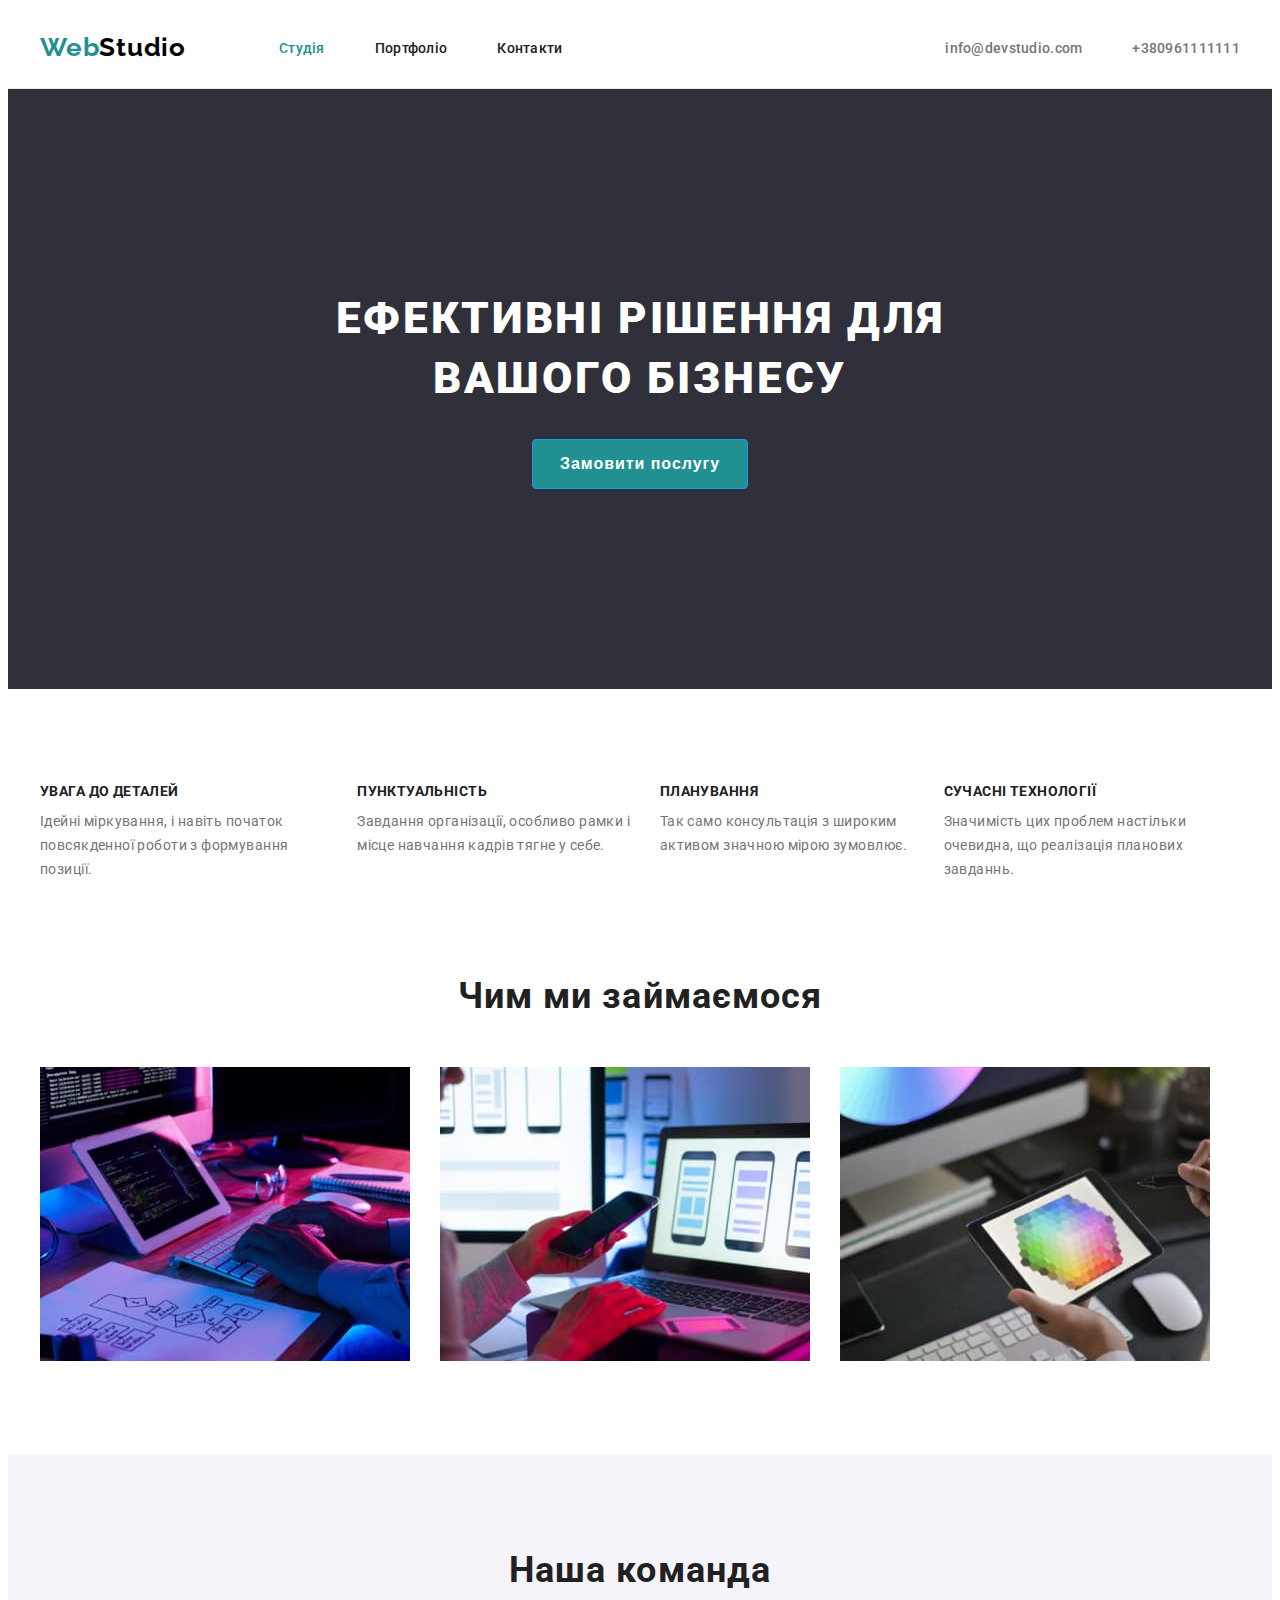
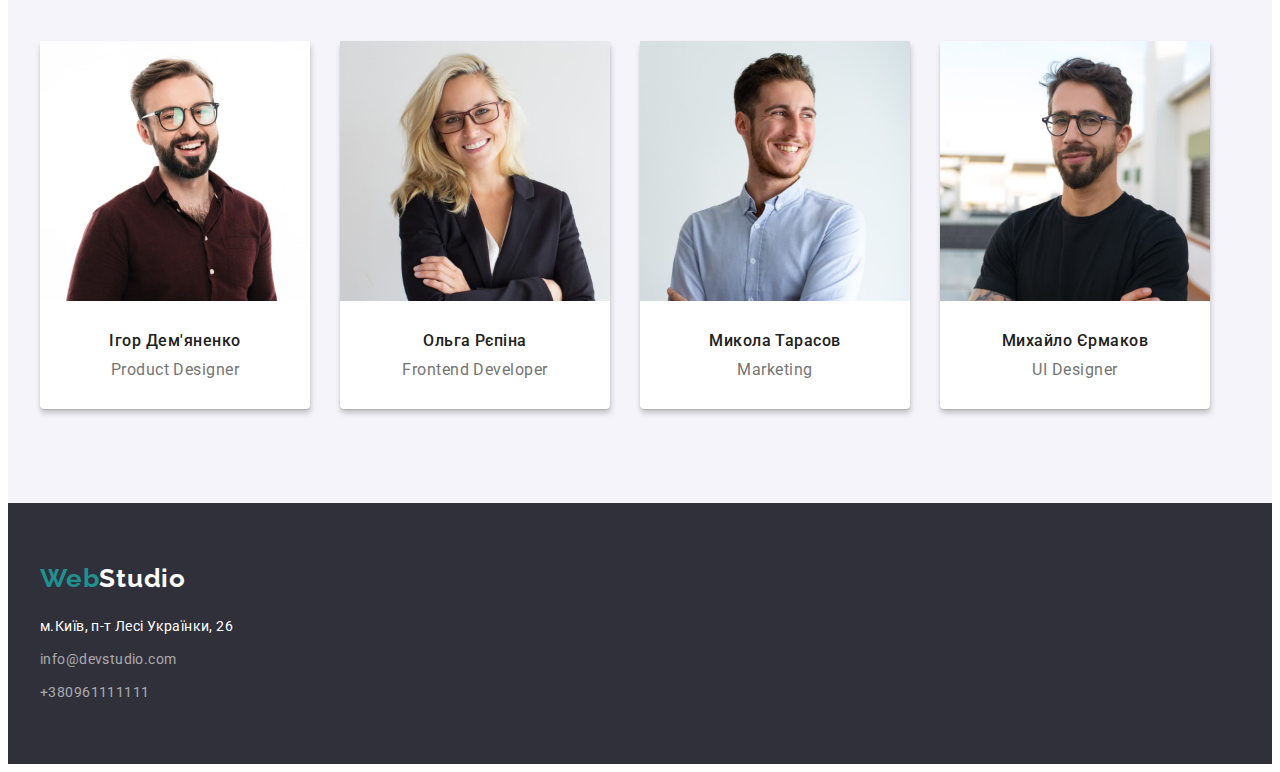
<file: index.html>
<!DOCTYPE html>
<html lang="uk">
  <head>
    <meta charset="UTF-8" />
    <meta http-equiv="X-UA-Compatible" content="IE=edge" />
    <meta name="viewport" content="width=device-width, initial-scale=1.0" />
    <title>webstudio</title>
    <link rel="preconnect" href="https://fonts.googleapis.com" />
    <link rel="preconnect" href="https://fonts.gstatic.com" crossorigin />
    <link
      href="https://fonts.googleapis.com/css2?family=Raleway:wght@700&family=Roboto:wght@400;500;700;900&display=swap"
      rel="stylesheet"/>
    <link
      rel="stylesheet"
      href="https://cdnjs.cloudflare.com/ajax/libs/modern-normalize/1.1.0/modern-normalize.min.css"
      integrity="sha512-wpPYUAdjBVSE4KJnH1VR1HeZfpl1ub8YT/NKx4PuQ5NmX2tKuGu6U/JRp5y+Y8XG2tV+wKQpNHVUX03MfMFn9Q=="
      crossorigin="anonymous"
      referrerpolicy="no-referrer"/>
    <link rel="stylesheet" href="./css/styles.css" />
  </head>
  <body>
    <header class="header">
      <div class="container header-container">
        <a href="./index.html" class="logo"><span class="accent">Web</span>Studio</a>
        <nav class="header-nav">
          <ul class="list-header-list">
            <li class="header-item"><a href="Cтудія" class="header-link-current">Cтудія</a></li>
            <li class="header-item"
              ><a href="./portfolio.html" class="header-link-nav">Портфоліо</a></li
            >
            <li class="header-item"><a href="Контакти" class="header-link-nav">Контакти</a></li>
          </ul>
        </nav>
       
          <ul class="header-address">
            <li class="header-contact-link"
              ><a href="mailto:info@devstudio.com" class="header-link"
                >info@devstudio.com</a
              ></li
            >
            <li class="header-contact-link"
              ><a href="tel:+380961111111" class="header-link">+380961111111</a></li
            >
          </ul>
        </div>
      </div>
    </header>
    <main>
      <section class="hero">
        <div class="container">
        <h1 class="hero-title"
          >ЕФЕКТИВНІ РІШЕННЯ ДЛЯ<br />
          ВАШОГО БІЗНЕСУ</h1
        >
        <button type="button" class="button-primary">Замовити послугу</button>
        </div>
      </section>

      <section class="section">
        <div class="container">
        <h2 class="visually-hidden">Наші принципи</h2>
        <ul class="feature-list">
          <li>
            <h3 class="title">УВАГА ДО ДЕТАЛЕЙ</h3>
            <p class="text">
              Ідейні міркування, і навіть початок повсякденної роботи з формування позиції.
            </p>
          </li>
          <li>
            <h3 class="title">ПУНКТУАЛЬНІСТЬ</h3>
            <p class="text">
              Завдання організації, особливо рамки і місце навчання кадрів тягне у себе.
            </p>
          </li>
          <li>
            <h3 class="title">ПЛАНУВАННЯ</h3>
            <p class="text"> Так само консультація з широким активом значною мірою зумовлює. </p>
          </li>
          <li>
            <h3 class="title">СУЧАСНІ ТЕХНОЛОГІЇ</h3>
            <p class="text">
              Значимість цих проблем настільки очевидна, що реалізація планових завданнь.
            </p>
          </li>
        </ul>
      </div>
      </section>

      <section class="section-work">
        <div class="container">
          <h2 class="section-title">Чим ми займаємося</h2>
          <ul class="work-list">
            <li class="work-our">
              <img src="./images/box1.jpg" alt="опрацювання данних" width="370" />
            </li>
            <li class="work-our">
              <img src="./images/box2.jpg" alt="опрацювання інформації" width="370" />
            </li>
            <li class="work-our"
              ><img src="./images/box3.jpg" alt="створення web проектів" width="370" />
            </li>
          </ul>
        </div>
      </section>

      <section class="section team-section">
        <div class="container">
          <h2 class="section-title">Наша команда</h2>
          <ul class="list-team">
            <li class="team-iten">
              <img src="./images/img11.jpg" alt="працівник1" width="270" />
              <div class="team-job"> 
              <h3 class="title-name">Ігор Дем'яненко</h3>
              <p class="job-title">Product Designer</p>
              </div>
            </li>
            
            <li class="team-iten">
              <img src="./images/img21.jpg" alt="працівник2" width="270" />
              <div class="team-job">
              <h3 class="title-name">Ольга Рєпіна</h3>
              <p class="job-title">Frontend Developer</p>
            </div>
            </li>
            <li class="team-iten">
              <img src="./images/img31.jpg" alt="працівник3" width="270" />
              <div class="team-job">
              <h3 class="title-name">Микола Тарасов</h3>
              <p class="job-title">Marketing</p>
            </div>
            </li>
            <li class="team-iten">
              <img src="./images/img41.jpg" alt="працівник4" width="270" />
              <div class="team-job">
              <h3 class="title-name">Михайло Єрмаков</h3>
              <p class="job-title">UI Designer</p>
            </div>
            </li>
          </ul>
        </div>
      </section>
    </main>
    <footer class="footer">
      <div class="container footer-container">
        <div class="logo-address">
      <a href="./index.html" class="footer-logo"><span class="accent">Web</span>Studio</a>
      <address class="footer-address">
        <ul class="list-footer">
          <li>
            <a class="address-maps" href="https://goo.gl/maps/hq1uXbXx6QjJofAr7"
              >м.Київ, п-т Лесі Українки, 26</a
            >
          </li>
          <li class="list-address">
            <a href="mailto:info@devstudio.com" class="address-link">info@devstudio.com</a>
          </li>
          <li>
            <a href="tel:+380961111111" class="address-link">+380961111111</a>
          </li>
        </ul>
      </address>
      </div>
      </div>
    </footer>
  </body>
</html>
</file>
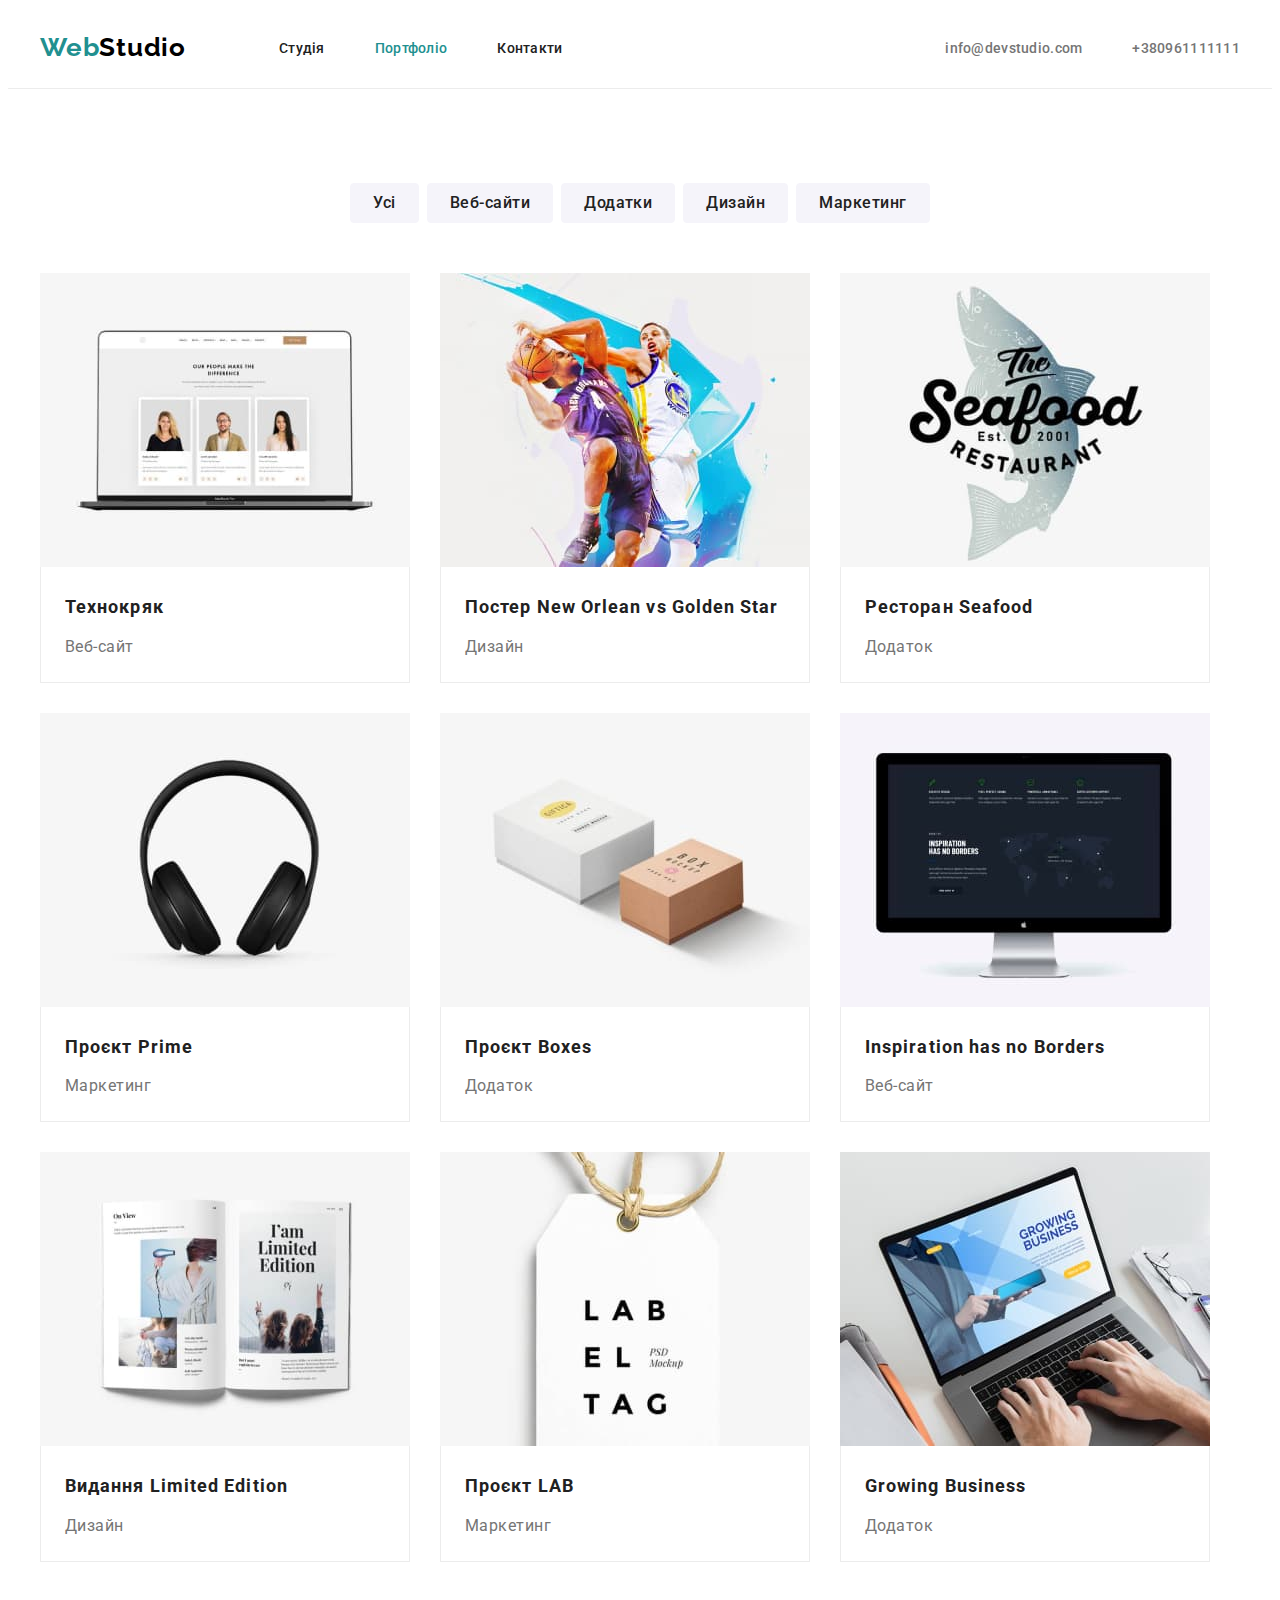
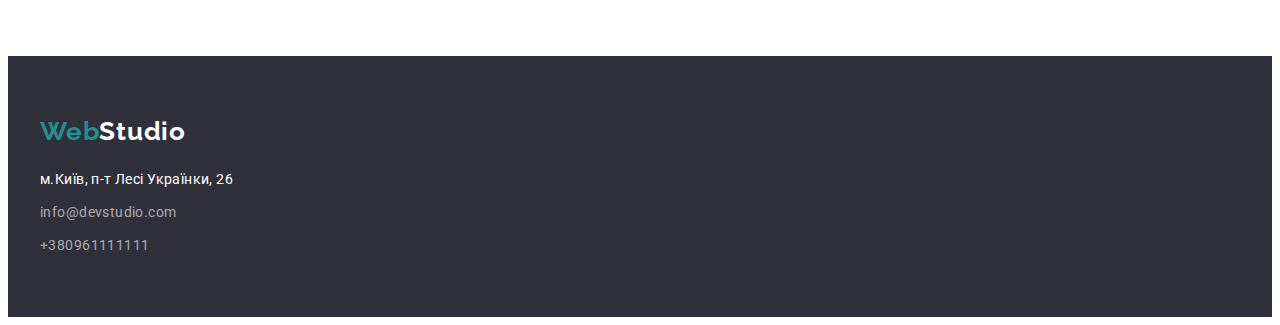
<file: portfolio.html>
<!DOCTYPE html>
<html lang="uk">
  <head>
    <meta charset="UTF-8" />
    <meta http-equiv="X-UA-Compatible" content="IE=edge" />
    <meta name="viewport" content="width=device-width, initial-scale=1.0" />
    <title>webstudio</title>
    <link rel="preconnect" href="https://fonts.googleapis.com" />
    <link rel="preconnect" href="https://fonts.gstatic.com" crossorigin />
    <link
      href="https://fonts.googleapis.com/css2?family=Raleway:wght@700&family=Roboto:wght@400;500;700;900&display=swap"
      rel="stylesheet" />
    <link
      rel="stylesheet"
      href="https://cdnjs.cloudflare.com/ajax/libs/modern-normalize/1.1.0/modern-normalize.min.css"
      integrity="sha512-wpPYUAdjBVSE4KJnH1VR1HeZfpl1ub8YT/NKx4PuQ5NmX2tKuGu6U/JRp5y+Y8XG2tV+wKQpNHVUX03MfMFn9Q=="
      crossorigin="anonymous"
      referrerpolicy="no-referrer" />
    <link rel="stylesheet" href="./css/styles.css" />
  </head>
  <body>
    <header class="header">
      <div class="container header-container">
        <a href="./index.html" class="logo"><span class="accent">Web</span>Studio</a>
        <nav class="header-nav">
          <ul class="list-header-list">
            <li class="header-item"><a href="index.html" class="header-link-nav">Cтудія</a></li>
            <li class="header-item"
              ><a href="./portfolio.html" class="header-link-current">Портфоліо</a></li
            >
            <li class="header-item"><a href="Контакти" class="header-link-nav">Контакти</a></li>
          </ul>
        </nav>
       
          <ul class="header-address">
            <li class="header-contact-link"
              ><a href="mailto:info@devstudio.com" class="header-link"
                >info@devstudio.com</a
              ></li
            >
            <li class="header-contact-link"
              ><a href="tel:+380961111111" class="header-link">+380961111111</a></li
            >
          </ul>
        </div>
      </div>
    </header>
   
    <main>
      <section class="section">
        <div class="container">
        <h1 class="visually-hidden">Перелік кнопок</h1>
        <ul class="list-btn">
          <li><button class="title-btn" type="button">Усі</button></li>
          <li><button class="title-btn" type="button">Веб-сайти</button></li>
          <li><button class="title-btn" type="button">Додатки</button></li>
          <li><button class="title-btn" type="button">Дизайн</button></li>
          <li><button class="title-btn" type="button">Маркетинг</button></li>
        </ul>
      

        <ul class="list-portfol">
          <li>
            <img src="./images/img212.jpg" alt="розробка1" width="370" />
            <div class="portfol-item">
            <h2 class="title-portfol">Технокряк</h2>
            <p class="proects">Веб-сайт</p>
          </div>
          </li>
          <li>
            <img src="./images/img22.jpg" alt="розробка2" width="370" />
            <div class="portfol-item">
            <h2 class="title-portfol">Постер New Orlean vs Golden Star</h2>
            <p class="proects">Дизайн</p>
          </div>
          </li>
          <li>
            <img src="./images/img23.jpg" alt="розробка3" width="370" />
            <div class="portfol-item">
            <h2 class="title-portfol">Ресторан Seafood</h2>
            <p class="proects">Додаток</p>
          </div>
          </li>
          <li>
            <img src="./images/img24.jpg" alt="розробка4" width="370" />
            <div class="portfol-item">
            <h2 class="title-portfol">Проєкт Prime</h2>
            <p class="proects">Маркетинг</p>
          </li>
          <li
            ><img src="./images/img25.jpg" alt="розробка5" width="370" />
            <div class="portfol-item">
            <h2 class="title-portfol">Проєкт Boxes</h2>
            <p class="proects">Додаток</p>
          </div>
          </li>
          <li
            ><img src="./images/img26.jpg" alt="розробка6" width="370" />
            <div class="portfol-item">
            <h2 class="title-portfol">Inspiration has no Borders</h2>
            <p class="proects">Веб-сайт</p>
          </div>
          </li>
          <li
            ><img src="./images/img27.jpg" alt="розробка7" width="370" />
            <div class="portfol-item">
            <h2 class="title-portfol">Видання Limited Edition</h2>
            <p class="proects">Дизайн</p>
          </div>
          </li>
          <li
            ><img src="./images/img28.jpg" alt="розробка8" width="370" />
            <div class="portfol-item">
            <h2 class="title-portfol">Проєкт LAB</h2>
            <p class="proects">Маркетинг</p>
          </div>
          </li>
          <li
            ><img src="./images/img29.jpg" alt="розробка9" width="370" />
            <div class="portfol-item">
            <h2 class="title-portfol">Growing Business</h2>
            <p class="proects">Додаток</p>
          </div>
          </li>
        </ul>
      </div>
      </section>
    </main>
    <footer class="footer">
      <div class="container footer-container">
        <div class="logo-address">
      <a href="./index.html" class="footer-logo"><span class="accent">Web</span>Studio</a>
      <address class="footer-address">
        <ul class="list-footer">
          <li>
            <a class="address-maps" href="https://goo.gl/maps/hq1uXbXx6QjJofAr7"
              >м.Київ, п-т Лесі Українки, 26</a
            >
          </li>
          <li class="list-address">
            <a href="mailto:info@devstudio.com" class="address-link">info@devstudio.com</a>
          </li>
          <li>
            <a href="tel:+380961111111" class="address-link">+380961111111</a>
          </li>
        </ul>
      </address>
      
    </footer>
  </body>
</html>
</file>
<file: css/styles.css>
:root {
  --primary-text-color: #757575;
  --title-text-color: #212121;
  --accent-color: #219090;
  --primary-white-color: #f5f5f5;
  --secondary-white-color: #f5f4fa;
  --dark-color: #2f303a;
  --fond-heder: #ffffff;
}
body {
  font-family: roboto, sans-serif;
}
.header {
  background: #ffffff;
  border-bottom: 1px solid #ececec;
}
.container {
  width: 1200px;
  padding-left: 15px;
  padding-right: 15px;
  margin: 0 auto;
}
ul {
  margin: 0;
  padding: 0;
  list-style: none;
}
.header-container {
  display: flex;
  align-items: center;
}
.header-mail {
  fill: currentColor;
}
.header-address {
  display: flex;
  gap: 50px;
  list-style: none;

  margin-left: auto;
}
.header-group {
  padding-left: 0;
}

.list-header {
  list-style: none;
}
.logo {
  font-family: Raleway, sans-serif;
  font-weight: 700;
  font-size: 26px;
  line-height: 1.2;
  letter-spacing: 0.03em;
  color: #000000;
  text-decoration: none;
  padding-top: 24px;
  padding-bottom: 24px;
  margin-right: 93px;
}
.list-header-list {
  display: flex;
  align-items: center;
  gap: 50px;
  list-style: none;
  padding-left: 0px;
}
.header-item {
  gap: 50px;
}
.header-item:last-child {
  margin-right: 0px;
}
.header-contact-link {
  display: flex;
  align-items: center;
  text-decoration: none;
}
.header-contact-link:last-child {
  margin-right: 0px;
}
.header-link-current {
  display: block;
  padding-top: 32px;
  padding-bottom: 32px;
}

.accent {
  color: var(--accent-color);
}
.header-link-nav {
  color: var(--title-text-color);
  display: block;
  line-height: calc(16 / 14);
  text-decoration: none;
  font-weight: 500;
  font-size: 14px;
  letter-spacing: 0.02em;
  list-style: none;
  gap: 50px;
  padding-top: 32px;
  padding-bottom: 32px;
}
.header-link {
  display: flex;
  align-items: center;
  line-height: calc(16 / 14);
  color: var(--primary-text-color);
  text-decoration: none;
  font-weight: 500;
  font-size: 14px;
  letter-spacing: 0.02em;
  list-style: none;
  gap: 10px;
  padding-top: 32px;
  padding-bottom: 32px;
}
.header-link:hover,
.header-link:focus {
  color: var(--accent-color);
  cursor: pointer;
}
.header-link-nav:hover,
.header-link-nav:focus {
  color: var(--accent-color);
  cursor: pointer;
}
.header-nav-link {
  text-decoration: none;
  padding-left: 0px;
}

.hero {
  background-color: var(--dark-color);
  max-width: 1600px;
  text-align: center;
  padding-bottom: 200px;
  padding-top: 200px;
}
h1,
h2,
h3,
p {
  margin: 0;
}
.section {
  padding: 94px 0;
}

.hero-title {
  font-size: 44px;
  color: #ffffff;
  text-transform: uppercase;
  letter-spacing: 0.06em;
  line-height: 1.36;
  font-weight: 900;
  margin-bottom: 30px;
}

.button-primary {
  font-weight: 700;
  line-height: calc(30 / 16);
  letter-spacing: 00.06em;
  color: #ffffff;
  background-color: var(--accent-color);
  border-radius: 4px;
  border: 1px solid #2196f3;
  font-size: 16px;
  text-align: center;
  align-items: center;
  display: inline-flex;
  justify-content: center;
  align-items: center;
  cursor: pointer;
  width: 216px;
  height: 50px;
}
.button-primary:hover,
.button-primary:focus {
  background: #188ce8;
}
.section-title {
  font-weight: 700;
  font-size: 36px;
  line-height: calc(42 / 36);
  text-align: center;
  letter-spacing: 0.03em;
  color: var(--title-text-color);
  margin-bottom: 50px;
  margin-left: auto;
  margin-right: auto;
}

.text {
  font-weight: 400;
  font-size: 14px;
  line-height: calc(24 / 14);
  letter-spacing: 0.03em;
  color: #757575;
}
.title {
  color: var(--title-text-color);
  font-weight: 700;
  font-size: 14px;
  line-height: calc(16 / 14);
  letter-spacing: 0.03em;
  text-transform: uppercase;
  margin-bottom: 10px;
}
.section-work {
  padding-top: 0;
  padding-bottom: 94px;
}
.team-job {
  padding-top: 30px;
  padding-bottom: 30px;
}
.team-section {
  background-color: var(--secondary-white-color);
}

.container-work {
  width: 1200px;
  padding-left: 215px;
  padding-bottom: 82px;
  margin-bottom: 120px;
}
.work-list {
  display: flex;
  gap: 30px;
}
.work-our {
  width: 370;
}
.list-team {
  display: flex;
  gap: 30px;
}
.team-iten {
  background-color: #ffffff;
  width: 270;
  box-shadow: 0px 1px 1px rgba(0, 0, 0, 0.12), 0px 4px 4px rgba(0, 0, 0, 0.06),
    1px 4px 6px rgba(0, 0, 0, 0.16);
  border-radius: 4px;
}

.work-list {
  list-style: none;
}
.list-team {
  list-style: none;
}
.feature-list {
  display: flex;
  gap: 25px;
}
.title-name {
  line-height: calc(19 / 16);
  letter-spacing: 00.03em;
  color: var(--title-text-color);
  font-weight: 500;
  font-size: 16px;
  text-align: center;
  margin-bottom: 10px;
}

.job-title {
  line-height: calc(19 / 16);
  letter-spacing: 00.03em;
  color: var(--primary-text-color);
  font-weight: 400;
  font-size: 16px;
  text-align: center;
}

.footer-logo {
  display: block;
  font-family: Raleway, sans-serif;
  font-weight: 700;
  font-size: 26px;
  line-height: calc(31 / 26);
  letter-spacing: 0.03em;
  color: var(--fond-heder);
  text-decoration: none;
  margin-bottom: 20px;
}

.list-footer {
  display: block;
  list-style: none;
}
.list-address {
  margin-bottom: 9px;
  margin-top: 9px;
}
.address-maps {
  font-family: 'Roboto';
  font-style: normal;
  font-weight: 400;
  font-size: 14px;
  line-height: calc(24 / 14);
  letter-spacing: 0.03em;
  color: #ffffff;
  text-decoration: none;
  margin-bottom: 9px;
}
.address-link {
  font-style: normal;
  text-decoration: none;
  font-size: 14px;
  line-height: calc(24 / 14);
  letter-spacing: 0.03em;
  font-weight: 400;
  color: rgba(255, 255, 255, 0.6);
  margin-bottom: 9px;
}
.list-btn {
  list-style: none;
  display: flex;
  gap: 8px;
  justify-content: center;
  margin-bottom: 50px;
}

.list-portfol {
  list-style: none;
  display: flex;
  flex-wrap: wrap;
  gap: 30px;
}

.title-portfol {
  font-weight: 700;
  font-size: 18px;
  line-height: calc(36 / 16);
  letter-spacing: 0.06em;
  color: var(--title-text-color);
  margin-bottom: 4px;
}

img {
  display: block;
  max-width: 100%;
  height: auto;
}
.portfol-item {
  border-bottom: 1px solid #ececec;
  border-left: 1px solid #ececec;
  border-right: 1px solid #ececec;
  padding-left: 24px;
  padding-right: 24px;
  padding-top: 20px;
  padding-bottom: 20px;
}
.proects {
  font-weight: 400;
  font-size: 16px;
  line-height: calc(30 / 16);
  letter-spacing: 00.03em;
  color: var(--primary-text-color);
}

.title-btn {
  font-family: Roboto, sans-serif;
  font-weight: 500;
  font-size: 16px;
  line-height: calc(26 / 16);
  text-align: center;
  letter-spacing: 0.03em;
  background-color: var(--secondary-white-color);
  color: var(--title-text-color);
  border: 1px solid var(--secondary-white-color);
  border-radius: 4px;
  padding-top: 6px;
  padding-bottom: 6px;
  padding-left: 22px;
  padding-right: 22px;
  cursor: pointer;
}
.title-btn:hover,
.title-btn:focus {
  color: #ffffff;
  background-color: var(--accent-color);
}

.title-btn-current {
  background-color: var(--accent-color);
  font-family: Roboto, sans-serif;
  font-weight: 500;
  font-size: 16px;
  line-height: calc(26 / 16);
  text-align: center;
  letter-spacing: 0.03em;
  color: var(--secondary-white-color);
  cursor: pointer;
  border: 1px solid var(--accent-color);
  border-radius: 4px;
  padding-top: 6px;
  padding-bottom: 6px;
  padding-left: 22px;
  padding-right: 22px;
}
.header-link-current {
  color: var(--accent-color);
  text-decoration: none;
  line-height: calc(16 / 14);
  font-weight: 500;
  font-size: 14px;
  letter-spacing: 0.02em;
  list-style: none;
  cursor: pointer;
}
.footer {
  background: #2f303a;
  padding-top: 60px;
  padding-bottom: 60px;
}
.adress {
  font-style: normal;
}
.visually-hidden {
  position: absolute;
  width: 1px;
  height: 1px;
  margin: -1px;
  border: 0;
  padding: 0;
  white-space: nowrap;
  clip-path: inset(100%);
  clip: rect(0 0 0 0);
  overflow: hidden;
}
.logo-address {
  margin-right: 70px;
}
.footer-container {
  display: flex;
  align-items: baseline;
}
</file>
